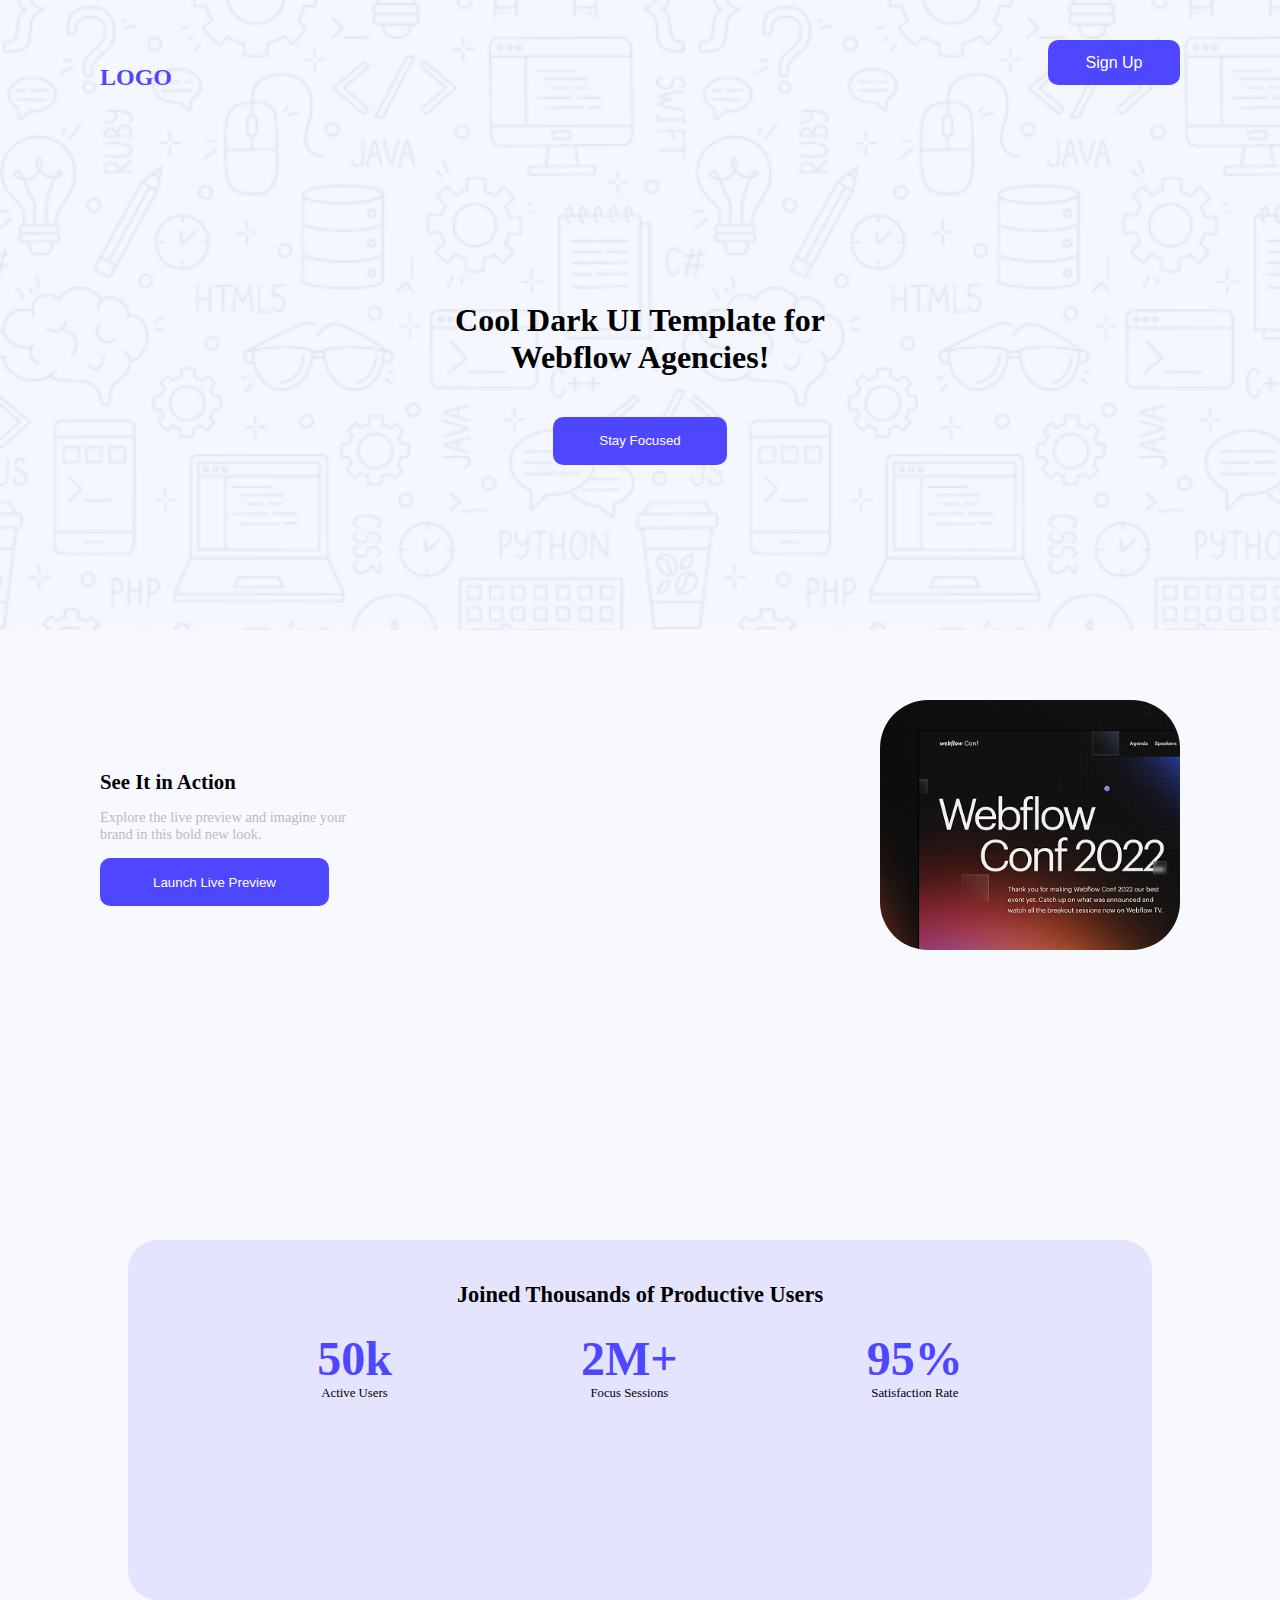
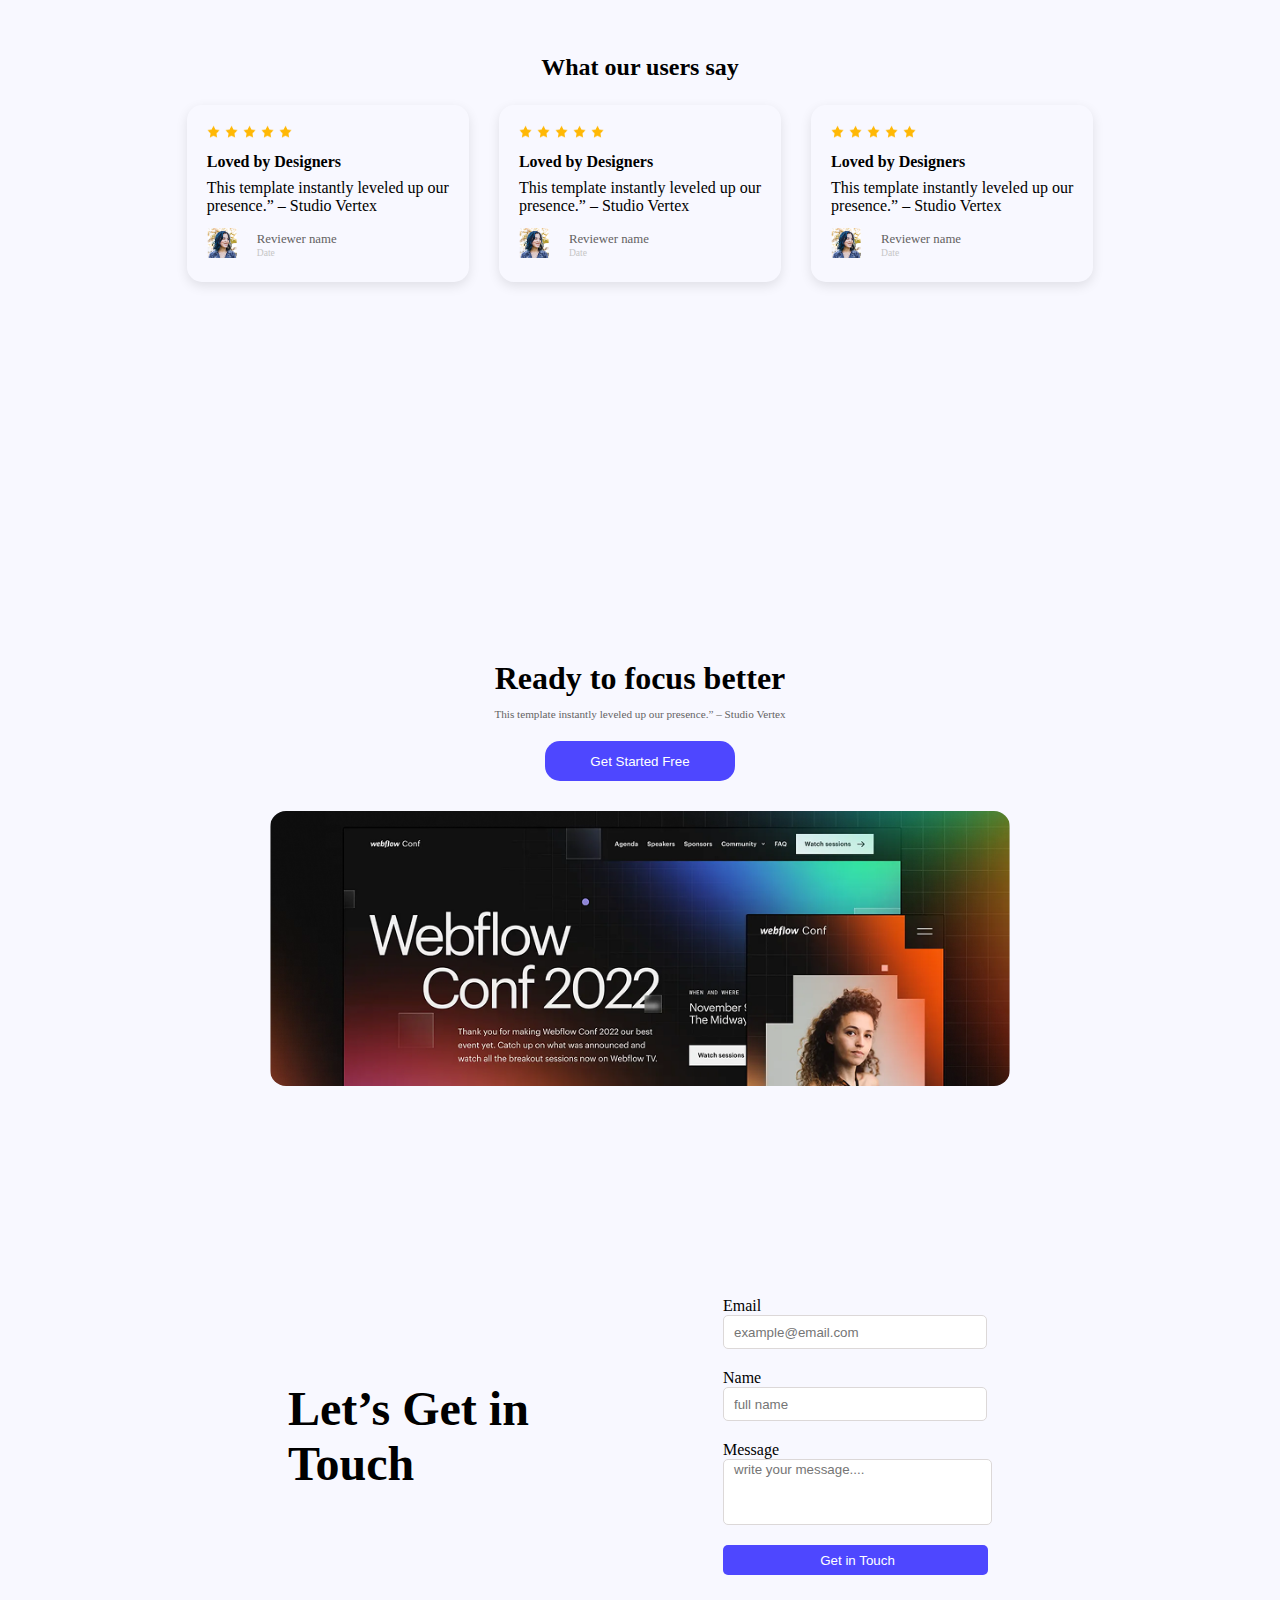
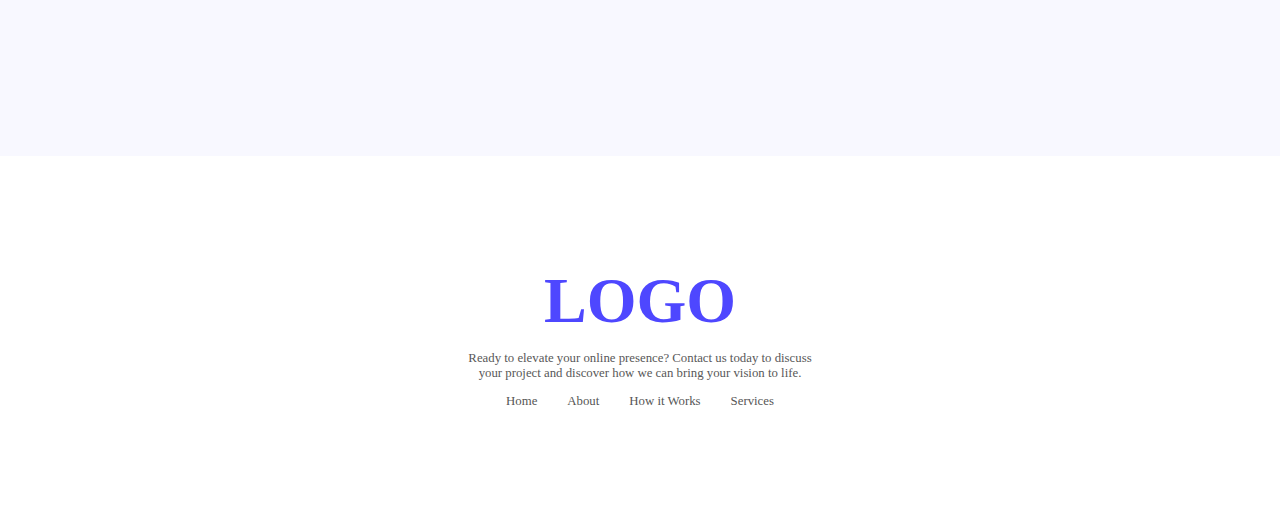
<file: index.html>
<!DOCTYPE html>
<html lang="en">
<head>
    <meta charset="UTF-8">
    <meta name="viewport" content="width=device-width, initial-scale=1.0">
    <title>Document</title>
    <link rel="stylesheet" href="first.css">
</head>
<body>
    <div class="upper">
        <div class="header">
           <p><b>LOGO</b></p> 
           <button>Sign Up</button>
        </div>
    <div class="text">
        <h1>Cool Dark UI Template for <br>Webflow Agencies!</h1>
        <button>Stay Focused</button>
    </div>
     
    </div>
    <div class="second">
      <div class="text2">
     <p class="firstp" >See It in Action</p>
    <p class="secondp"> Explore the live preview and imagine your <br>brand in this bold new look.
    </p>
    <button>Launch Live Preview </button>
      </div>
      <div class="image">

      </div>
    </div>
    <div class="third">
      <div class="innerthird">
        <div class="text3">
      <p>Joined Thousands of Productive Users</p>
        </div>
        <div class="count">
      
      <div class="count1">
     <p class="big">50k</p>
     <p class="small">Active Users</p>
      </div>
      <div class="count2">
        <p class="big">2M+</p>
        <p class="small">Focus Sessions</p>
      </div>
      <div class="count3">
       <p class="big">95%</p>
       <p class="small">Satisfaction Rate</p>
      </div>
         
        </div>
    </div>
    </div>
    <div class="fourth">
        <div class="text4">
     <p>What our users say</p>
        </div>
        <div class="review">

             <div class="review1">
                <div class="star">
                <img src="icon-star.png">
                <img src="icon-star.png">
                <img src="icon-star.png">
                <img src="icon-star.png">
                <img src="icon-star.png">
                </div>
            <p class="up">Loved by Designers</p>
            <p class="down">This template instantly leveled up our <br>presence.” – Studio Vertex</p>
            <div class="profile">
        <div class="pic">
      <img src="avatar.png">
        </div>
        <div class="name">
         <p style="color: rgb(99, 98, 98); font-weight:light; font-size:0.8rem;">Reviewer name</p>
         <p style="color:rgb(198, 198, 198); font-size:0.6rem;">Date</p>
        </div>
        
        </div>
        </div>
         <div class="review2">
            <div class="star">
             <img src="icon-star.png">
                <img src="icon-star.png">
                <img src="icon-star.png">
                <img src="icon-star.png">
                <img src="icon-star.png">
                </div>
            <p class="up">Loved by Designers</p>
            <p class="down">
                This template instantly leveled up our<br> presence.” – Studio Vertex
            </p>
            <div class="profile">
        <div class="pic">
      <img src="avatar.png">
        </div>
        <div class="name">
         <p style="color: rgb(99, 98, 98); font-weight:light; font-size:0.8rem;" >Reviewer name</p>
         <p style="color: rgb(198, 198, 198); font-size:0.6rem;">Date</p>
        </div>
        
        </div>

        </div>
         <div class="review3">
            <div class="star">
             <img src="icon-star.png">
                <img src="icon-star.png">
                <img src="icon-star.png">
                <img src="icon-star.png">
                <img src="icon-star.png">
                </div>
            <p class="up">
                Loved by Designers
            </p>
            <p class= "down">This template instantly leveled up our<br> presence.” – Studio Vertex</p>
            <div class="profile">
        <div class="pic">
      <img src="avatar.png">
        </div>
        <div class="name">
         <p style="color: rgb(99, 98, 98); font-weight:light; font-size:0.8rem;" >Reviewer name</p>
         <p style="color:rgb(198, 198, 198); font-size:0.6rem;" >Date</p>
        </div>
        
        </div>
        </div>
        
    </div>
    
    </div>
    </div>
    <div class="mid">
      <div class="textmid">
     <p class="midhead">Ready to focus better</p>
     <p class="paramid">This template instantly leveled up our presence.” – Studio Vertex</p>
     <button class="midbutton">
     Get Started Free
     </button>
      </div>
      <div class="imgmid">
     <img src="wc-big.png">
   
      </div>
    </div>
    <div class="prefooter">
      <div class="cont">
      <div class="prehead">
        Let’s Get in<br> Touch
      </div>
      <div class="login">
        <form action="#">
          <div style="display:flex; flex-direction: column;">
          <label for="email">
           Email
          </label>
          <input type="text" id="email" placeholder="example@email.com"> 
          </div>
          <div style="display:flex; flex-direction: column;">
        <label for="name">
           Name
          </label>
          <input type="text" id="name" placeholder="full name"> 
          </div>
          <div style="display:flex; flex-direction: column;">
           <label for="message">
           Message
          </label>
          <textarea name="msg" id="message" rows="4" cols="30" placeholder="write your message...." style="border:1px solid  rgb(220, 216, 216); border-radius:5px; padding-left:10px;  resize:none" ></textarea> 
          </div>
          <input id="formbutton" type="submit" value="Get in Touch">
          
          
        </form>
      </div>
    </div>
    </div>
    <div class="footer">
      <div class="footerlogo">
       LOGO
      </div>
      <div class="footertext">
        <p>Ready to elevate your online presence? Contact us today to discuss <br>your project and discover how we can bring your vision to life.</p>
        <div class="lastpart">
          <a href="#">Home</a>
           <a href="#">About</a>
            <a href="#">How it Works</a>
             <a href="#">Services</a>
        </div>
      </div>
    </div>
</body>
<footer>
  
</footer>
</html>
</file>
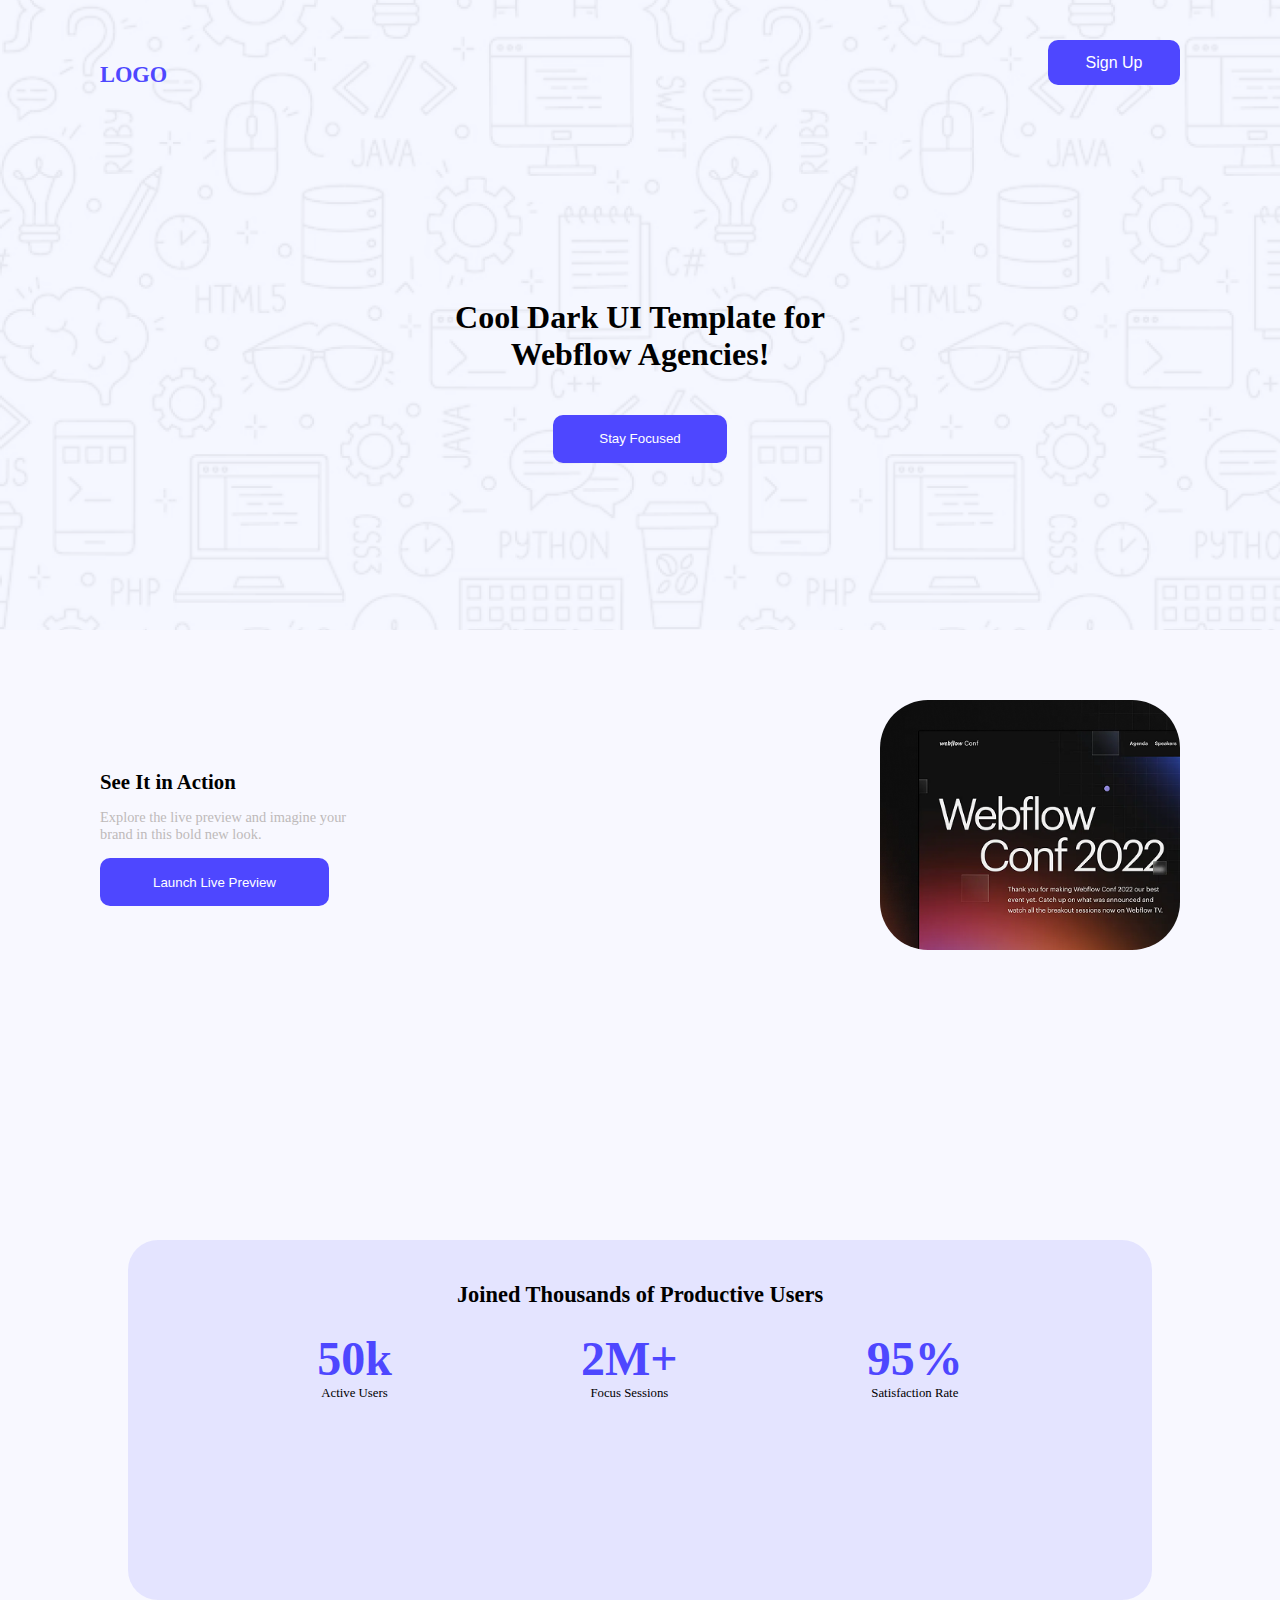
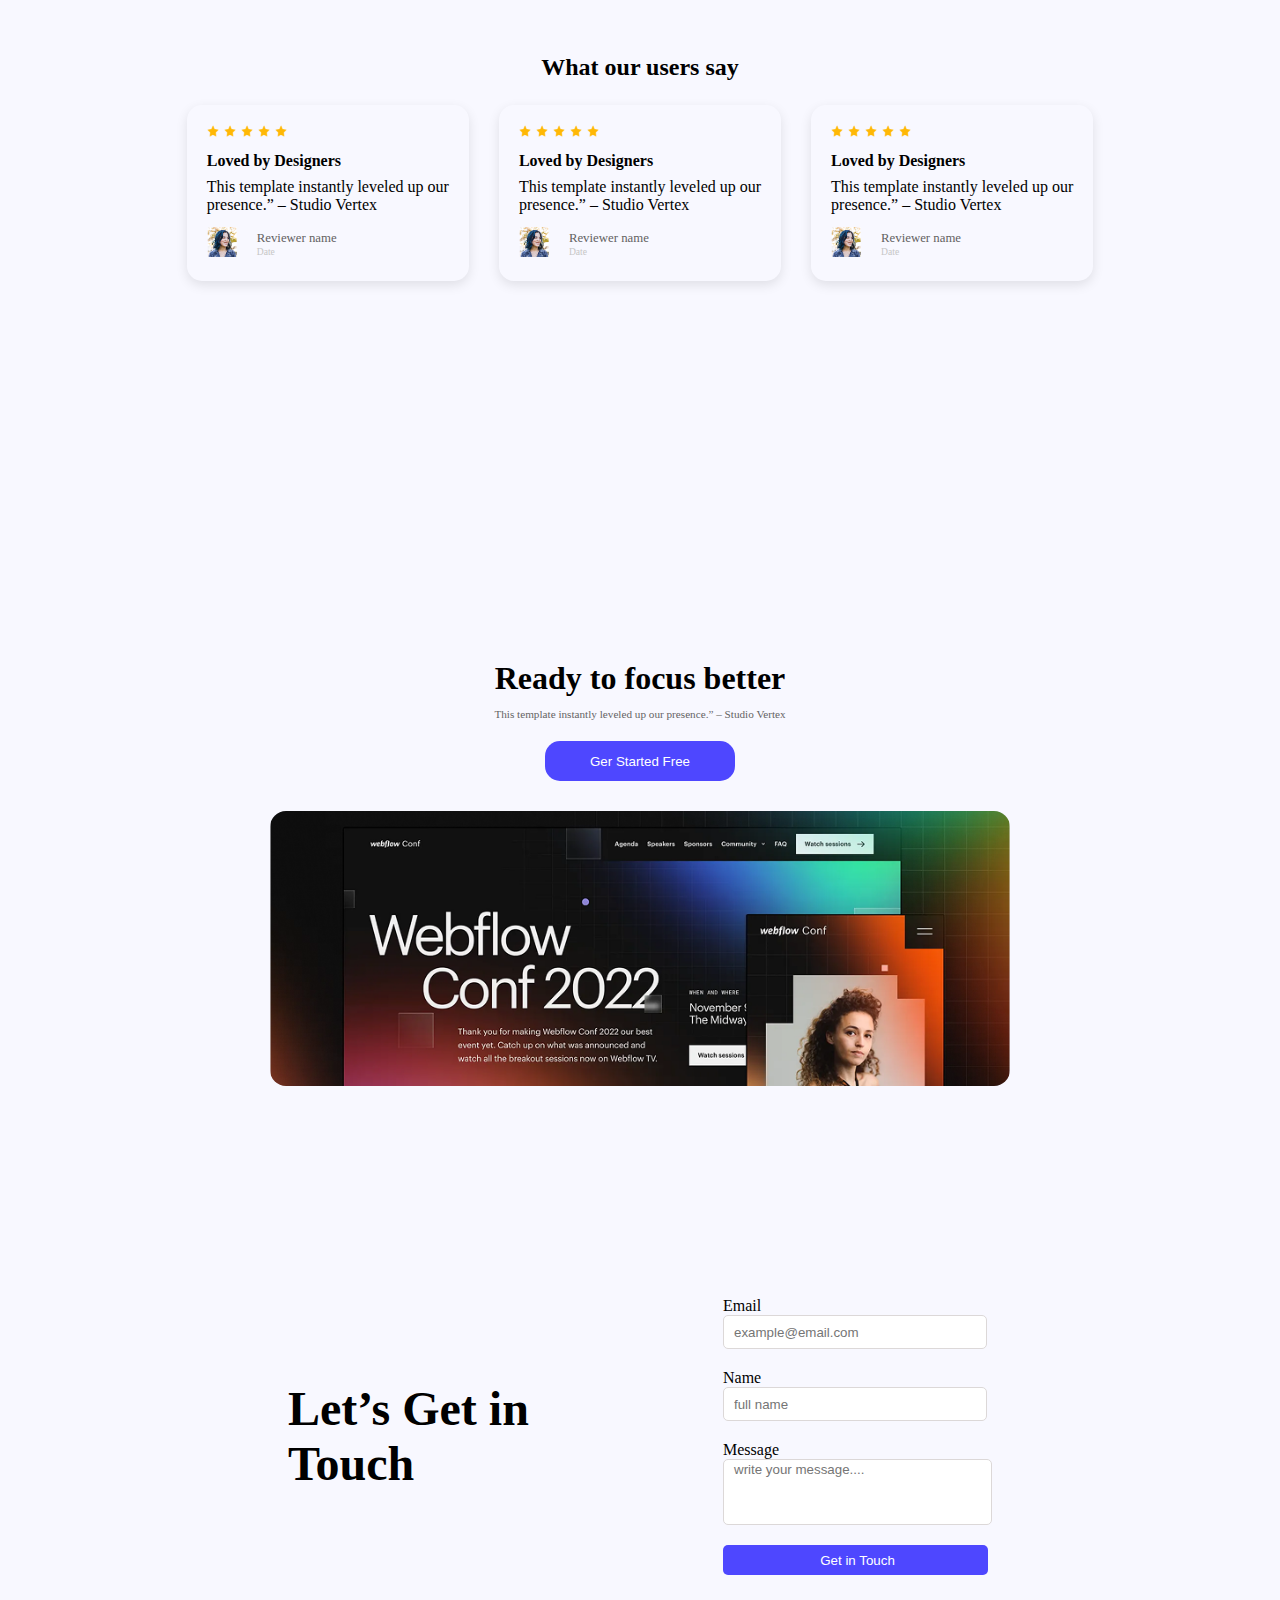
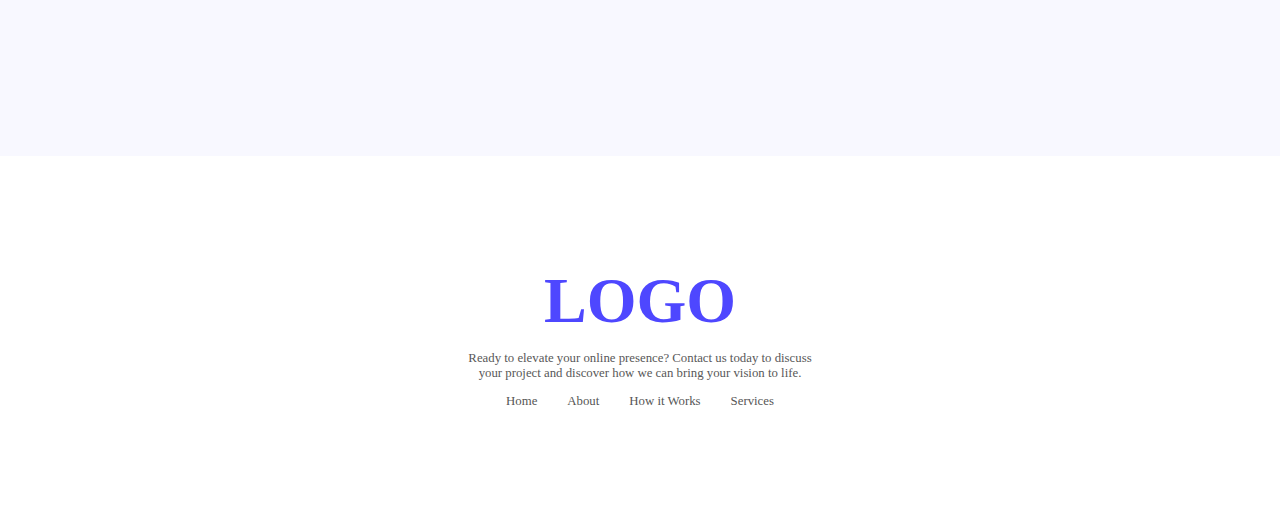
<file: web assignment-1/index.html>
<!DOCTYPE html>
<html lang="en">
<head>
    <meta charset="UTF-8">
    <meta name="viewport" content="width=device-width, initial-scale=1.0">
    <title>Document</title>
    <link rel="stylesheet" href="first.css">
</head>
<body>
    <div class="upper">
        <div class="header">
           <p><b>LOGO</b></p> 
           <button>Sign Up</button>
        </div>
    <div class="text">
        <h1>Cool Dark UI Template for <br>Webflow Agencies!</h1>
        <button>Stay Focused</button>
    </div>
     
    </div>
    <div class="second">
      <div class="text2">
     <p class="firstp" >See It in Action</p>
    <p class="secondp"> Explore the live preview and imagine your <br>brand in this bold new look.
    </p>
    <button>Launch Live Preview </button>
      </div>
      <div class="image">

      </div>
    </div>
    <div class="third">
      <div class="innerthird">
        <div class="text3">
      <p>Joined Thousands of Productive Users</p>
        </div>
        <div class="count">
      
      <div class="count1">
     <p class="big">50k</p>
     <p class="small">Active Users</p>
      </div>
      <div class="count2">
        <p class="big">2M+</p>
        <p class="small">Focus Sessions</p>
      </div>
      <div class="count3">
       <p class="big">95%</p>
       <p class="small">Satisfaction Rate</p>
      </div>
         
        </div>
    </div>
    </div>
    <div class="fourth">
        <div class="text4">
     <p>What our users say</p>
        </div>
        <div class="review">

             <div class="review1">
                <div class="star">
                <img src="icon-star.png">
                <img src="icon-star.png">
                <img src="icon-star.png">
                <img src="icon-star.png">
                <img src="icon-star.png">
                </div>
            <p class="up">Loved by Designers</p>
            <p class="down">This template instantly leveled up our <br>presence.” – Studio Vertex</p>
            <div class="profile">
        <div class="pic">
      <img src="avatar.png">
        </div>
        <div class="name">
         <p style="color: rgb(99, 98, 98); font-weight:light; font-size:0.8rem;">Reviewer name</p>
         <p style="color:rgb(198, 198, 198); font-size:0.6rem;">Date</p>
        </div>
        
        </div>
        </div>
         <div class="review2">
            <div class="star">
             <img src="icon-star.png">
                <img src="icon-star.png">
                <img src="icon-star.png">
                <img src="icon-star.png">
                <img src="icon-star.png">
                </div>
            <p class="up">Loved by Designers</p>
            <p class="down">
                This template instantly leveled up our<br> presence.” – Studio Vertex
            </p>
            <div class="profile">
        <div class="pic">
      <img src="avatar.png">
        </div>
        <div class="name">
         <p style="color: rgb(99, 98, 98); font-weight:light; font-size:0.8rem;" >Reviewer name</p>
         <p style="color: rgb(198, 198, 198); font-size:0.6rem;">Date</p>
        </div>
        
        </div>

        </div>
         <div class="review3">
            <div class="star">
             <img src="icon-star.png">
                <img src="icon-star.png">
                <img src="icon-star.png">
                <img src="icon-star.png">
                <img src="icon-star.png">
                </div>
            <p class="up">
                Loved by Designers
            </p>
            <p class= "down">This template instantly leveled up our<br> presence.” – Studio Vertex</p>
            <div class="profile">
        <div class="pic">
      <img src="avatar.png">
        </div>
        <div class="name">
         <p style="color: rgb(99, 98, 98); font-weight:light; font-size:0.8rem;" >Reviewer name</p>
         <p style="color:rgb(198, 198, 198); font-size:0.6rem;" >Date</p>
        </div>
        
        </div>
        </div>
        
    </div>
    
    </div>
    </div>
    <div class="mid">
      <div class="textmid">
     <p class="midhead">Ready to focus better</p>
     <p class="paramid">This template instantly leveled up our presence.” – Studio Vertex</p>
     <button class="midbutton">
     Ger Started Free
     </button>
      </div>
      <div class="imgmid">
     <img src="wc-big.png">
   
      </div>
    </div>
    <div class="prefooter">
      <div class="cont">
      <div class="prehead">
        Let’s Get in<br> Touch
      </div>
      <div class="login">
        <form action="#">
          <div style="display:flex; flex-direction: column;">
          <label for="email">
           Email
          </label>
          <input type="text" id="email" placeholder="example@email.com"> 
          </div>
          <div style="display:flex; flex-direction: column;">
        <label for="name">
           Name
          </label>
          <input type="text" id="name" placeholder="full name"> 
          </div>
          <div style="display:flex; flex-direction: column;">
           <label for="message">
           Message
          </label>
          <textarea name="msg" id="message" rows="4" cols="30" placeholder="write your message...." style="border:1px solid  rgb(220, 216, 216); border-radius:5px; padding-left:10px;  resize:none" ></textarea> 
          </div>
          <input id="formbutton" type="submit" value="Get in Touch">
          
          
        </form>
      </div>
    </div>
    </div>
    <div class="footer">
      <div class="footerlogo">
       LOGO
      </div>
      <div class="footertext">
        <p>Ready to elevate your online presence? Contact us today to discuss <br>your project and discover how we can bring your vision to life.</p>
        <div class="lastpart">
          <a href="#">Home</a>
           <a href="#">About</a>
            <a href="#">How it Works</a>
             <a href="#">Services</a>
        </div>
      </div>
    </div>
</body>
</html>
</file>
<file: first.css>
body{
   
   background-color: #e4e7ff46;
    margin:0 0 0 0;
    padding:0 0 0 0;
    width:100vw;
    height:100vh;
  
}

.upper{
    display:flex;
    flex-direction: column;
    width: 100%;
    height: 70vh;
    background-image: url("Hero-bg.png");
    background-repeat: no-repeat;
    background-size: cover;
   
}

.header{
    display:flex;
    flex-direction: row;
    justify-content: space-between;
    margin-top:40px;

}
.header p{
    color:  #4E47ff;
    font-size: 1.5rem;
    margin-left:100px;
    
}
.header button{
    width:132px;
    height:45px;
  border-radius: 10px;
  background-color: #4E47ff;
  color: white;
  border: none;
  font-size: 1rem;
  margin-right:100px;
    
}

.text{
    display:flex;
    flex-direction: column;
    justify-content: center;
    align-items: center;
    width: 100%;
    height:90%;
    text-align: center;
}
.text button{
    background-color:  #4E47ff;
    width: 174px;
    height:48px;
    color: white;
    border-radius: 10px;
    border: none;
    margin-top:20px;
}

.second{
    display: flex;
    flex-direction: row;
    justify-content: space-between;
    width: 100%;
    height: 60%;
   margin-top: 70px;

}
.text2{
   display: flex;
   flex-direction: column;
   margin-left: 100px;

}
 .firstp{
    color:black;
    font-size:1.3rem;
    font-weight: bolder;
    margin: 70px 0 0 0;
}
.secondp{
    color: rgb(190, 186, 186);
       margin: 15px 0 0 0;
       font-size:0.9rem;
       font-weight: lighter;
}
.text2 button{
    width:229px;
    height:48px;
    background-color:  #4E47ff;
    border-radius: 10px;
    color: white;
    border: none;
    margin: 15px 0 0 0;
}
.image{
     background-image: url("wc-mini.png");
    background-repeat: no-repeat;
    background-size: cover;
    width:300px;
    height:250px;
    margin-right: 100px;
    border-radius: 48px;
}

.third{
    width:100%;
    height:40%;
    display: flex;
    flex-direction: column;
    justify-content: center;
    
    align-items: center;
   
 
    
}
.innerthird{
    width: 80%;
    height:100%;
    border-radius: 30px;
    background-color:#4d47ff1c;
 
    display: flex;
    flex-direction: column;
    
    align-items: center;
}
.text3{
    margin-top: 20px;
    font-weight: bold;
    font-size: 1.4em;
}
.count{
    width:100%;
    display: flex;
    flex-direction: row;
    justify-content: space-evenly;

   
  

}


.big{
    font-size: 3rem;
    margin: 0 0 0 0;
    font-weight: bolder;
    color: #4E47ff;
}

.count1 p,.count2 p,.count3 p{
   margin:0 0 0 0 ;
   text-align: center;
 
}
.small{
    font-size: 0.8rem;

}
.text4{
 font-weight: bolder;
 font-size:1.5em;
}
.fourth{
    width:100%;
    height:70%;
    display: flex;
    flex-direction: column;
    align-items: center;
    margin-top: 30px;

}
.review{
    display:flex;
    flex-direction: row;
    justify-content: space-evenly;
    gap:30px;
  
}
.review1,.review2,.review3{
    display: flex;
    flex-direction: column;
   padding:20px;
   box-shadow: rgba(0, 0, 0, 0.1) 0px 4px 12px; 
   border-radius: 15px;


}
.star{
    display: flex;
    flex-direction: row;
    gap:5px;
   
    
}
.star img{
    width:13px;
    height:13px;
    
}
 .pic img{
    width:30px;
    height:30px;
}
.profile{
    display: flex;
    align-items: center;
    gap: 20px;
    margin-top: 10px;
}
.name p{
    margin: 0 0 0 0;
}
.down,.up{
    margin:5px 0 3px 0;
}
.down p{
    font-size:0.4rem;
    color:rgb(33, 32, 32)
}

.up{
    margin-top:15px;
    font-size: 1rem;
    font-weight:bold;
}

.mid{
    display: flex;
    flex-direction: column;
    justify-content: center;
    align-items: center;
}
.textmid{
    display: flex;
    flex-direction: column;
   align-items: center;

}
.midhead{
    margin:0 0 0 0;
    font-size: 2rem;
    font-weight: bolder;
}
.paramid{
    margin:10 0 0 0;
    color: rgb(101, 100, 100);
    font-size: 0.7rem;
}
.imgmid{
    margin-top:30px;
    width:740px;
    height:275px;

}
.midbutton{
    margin-top: 10px;
    height:40px;
    width:190px;
    background-color: #4E47ff;
    color: white;
    border-radius: 15px;
    border:none;
}
.imgmid img{
    width:100%;
    height:100%;
    border-radius:16px;
    object-fit: cover;

}
.prefooter{
    width:100%;
    height:60%;
    margin-top: 80px;
        display: flex;
    flex-direction: row;
    justify-content:center;
    align-items: center;

   
}
.cont{
    width:55%;
    height:100%;
     display: flex;
    flex-direction: row;
    justify-content:space-between;
    align-items: center;
}
.prehead{
    font-size:3rem;
    font-weight: bold;
}
.login form{
    display: flex;
    flex-direction: column;
    gap:20px;
}
.login form input{
      width: 250px;
      height:30px;
      border:none;
      padding-left: 10px;
      border:1px solid rgb(220, 216, 216);
      border-radius:5px;
}
#formbutton{
   
background-color: #4E47ff;
color: white;
width: 265px;
height: 30px;
border-radius:5px;
border: none;
align-items: center;
 transition: 0.3s;
    font-weight:medium;
}
#formbutton:hover{
    
    font-weight:bolder;
     background-color:#6ff138;
      color:rgb(67, 66, 66);
}
textarea::placeholder {
  font-family: sans-serif; 
}
.footer{
   margin-top:50px;
    display: flex;
    flex-direction: column;
    width: 100%;
    height:40%;
    justify-content: center;
    align-items: center;
    background-color: white;
}
.footerlogo{
    font-size: 4rem;
    font-weight: bolder;
    color: #4E47ff;
    text-align: center;
}
.footertext{
    font-size: 0.8rem;
    font-weight: light;
    color: rgb(88, 88, 88);
     text-align: center;
}
.lastpart{
    display: flex;
    flex-direction: row;
    justify-content: center;
    gap:30px;

}
a{
    text-decoration: none;
    color: rgb(86, 86, 86);;
}
button{
    background-color:#4E47ff;
    color:white;
    transition: 0.3s;
    font-weight:medium;
}
button:hover{
     background-color:#6ff138;
      color:rgb(66, 66, 66);
      font-size:15px;
       font-weight:bolder;
}
</file>
<file: web assignment-1/first.css>
body{
   
   background-color: #e4e7ff46;
    margin:0 0 0 0;
    padding:0 0 0 0;
    width:100vw;
    height:100vh;
  
}

.upper{
    display:flex;
    flex-direction: column;
    width: 100%;
    height: 70vh;
    background-image: url("Hero-bg.png");
    background-repeat: no-repeat;
    background-size: cover;
   
}

.header{
    display:flex;
    flex-direction: row;
    justify-content: space-between;
   
    margin-top:40px;

}
.header p{
    color:  #4E47ff;
    font-size: 1.4rem;
    margin-left:100px;
    
}
.header button{
    width:132px;
    height:45px;
  border-radius: 10px;
  background-color: #4E47ff;
  color: white;
  border: none;
  font-size: 1rem;
  margin-right:100px;
    
}

.text{
    display:flex;
    flex-direction: column;
    justify-content: center;
    align-items: center;
    width: 100%;
    height:90%;
    text-align: center;
}
.text button{
    background-color:  #4E47ff;
    width: 174px;
    height:48px;
    color: white;
    border-radius: 10px;
    border: none;
    margin-top:20px;
}

.second{
    display: flex;
    flex-direction: row;
    justify-content: space-between;
    width: 100%;
    height: 60%;
   margin-top: 70px;

}
.text2{
   display: flex;
   flex-direction: column;
   margin-left: 100px;

}
 .firstp{
    color:black;
    font-size:1.3rem;
    font-weight: bolder;
    margin: 70px 0 0 0;
}
.secondp{
    color: rgb(190, 186, 186);
       margin: 15px 0 0 0;
       font-size:0.9rem;
       font-weight: lighter;
}
.text2 button{
    width:229px;
    height:48px;
    background-color:  #4E47ff;
    border-radius: 10px;
    color: white;
    border: none;
    margin: 15px 0 0 0;
}
.image{
     background-image: url("wc-mini.png");
    background-repeat: no-repeat;
    background-size: cover;
    width:300px;
    height:250px;
    margin-right: 100px;
    border-radius: 48px;
}

.third{
    width:100%;
    height:40%;
    display: flex;
    flex-direction: column;
    justify-content: center;
    
    align-items: center;
   
 
    
}
.innerthird{
    width: 80%;
    height:100%;
    border-radius: 30px;
    background-color:#4d47ff1c;
 
    display: flex;
    flex-direction: column;
    
    align-items: center;
}
.text3{
    margin-top: 20px;
    font-weight: bold;
    font-size: 1.4em;
}
.count{
    width:100%;
    display: flex;
    flex-direction: row;
    justify-content: space-evenly;

   
  

}


.big{
    font-size: 3rem;
    margin: 0 0 0 0;
    font-weight: bolder;
    color: #4E47ff;
}

.count1 p,.count2 p,.count3 p{
   margin:0 0 0 0 ;
   text-align: center;
 
}
.small{
    font-size: 0.8rem;

}
.text4{
 font-weight: bolder;
 font-size:1.5em;
}
.fourth{
    width:100%;
    height:70%;
    display: flex;
    flex-direction: column;
    align-items: center;
    margin-top: 30px;

}
.review{
    display:flex;
    flex-direction: row;
    justify-content: space-evenly;
    gap:30px;
  
}
.review1,.review2,.review3{
    display: flex;
    flex-direction: column;
   padding:20px;
   box-shadow: rgba(0, 0, 0, 0.1) 0px 4px 12px; 
     border-radius: 15px;


}
.star{
    display: flex;
    flex-direction: row;
    gap:5px;
   
    
}
.star img{
    width:12px;
    height:12px;
    
}
 .pic img{
    width:30px;
    height:30px;
}
.profile{
    display: flex;
    align-items: center;
    gap: 20px;
    margin-top: 10px;
}
.name p{
    margin: 0 0 0 0;
}
.down,.up{
    margin:5px 0 3px 0;
}
.down p{
    font-size:0.4rem;
    color:rgb(33, 32, 32)
}

.up{
    margin-top:15px;
    font-size: 1rem;
    font-weight:bold;
}

.mid{
    display: flex;
    flex-direction: column;
    justify-content: center;
    align-items: center;
}
.textmid{
    display: flex;
    flex-direction: column;
   align-items: center;

}
.midhead{
    margin:0 0 0 0;
    font-size: 2rem;
    font-weight: bolder;
}
.paramid{
    margin:10 0 0 0;
    color: rgb(101, 100, 100);
    font-size: 0.7rem;
}
.imgmid{
    margin-top:30px;
    width:740px;
    height:275px;

}
.midbutton{
    margin-top: 10px;
    height:40px;
    width:190px;
    background-color: #4E47ff;
    color: white;
    border-radius: 15px;
    border:none;
}
.imgmid img{
    width:100%;
    height:100%;
    border-radius:16px;
    object-fit: cover;

}
.prefooter{
    width:100%;
    height:60%;
    margin-top: 80px;
        display: flex;
    flex-direction: row;
    justify-content:center;
    align-items: center;

   
}
.cont{
    width:55%;
    height:100%;
     display: flex;
    flex-direction: row;
    justify-content:space-between;
    align-items: center;
}
.prehead{
    font-size:3rem;
    font-weight: bold;
}
.login form{
    display: flex;
    flex-direction: column;
    gap:20px;
}
.login form input{
      width: 250px;
      height:30px;
      border:none;
      padding-left: 10px;
      border:1px solid rgb(220, 216, 216);
      border-radius:5px;
}
#formbutton{
background-color: #4E47ff;
color: white;
width: 265px;
height: 30px;
border-radius:5px;
border: none;
align-items: center;
}
textarea::placeholder {
  font-family: sans-serif; 
}
.footer{
   margin-top:50px;
    display: flex;
    flex-direction: column;
    width: 100%;
    height:40%;
    justify-content: center;
    align-items: center;
    background-color: white;
}
.footerlogo{
    font-size: 4rem;
    font-weight: bolder;
    color: #4E47ff;
    text-align: center;
}
.footertext{
    font-size: 0.8rem;
    font-weight: light;
    color: rgb(88, 88, 88);
     text-align: center;
}
.lastpart{
    display: flex;
    flex-direction: row;
    justify-content: center;
    gap:30px;

}
a{
    text-decoration: none;
    color: rgb(86, 86, 86);;
}
</file>
